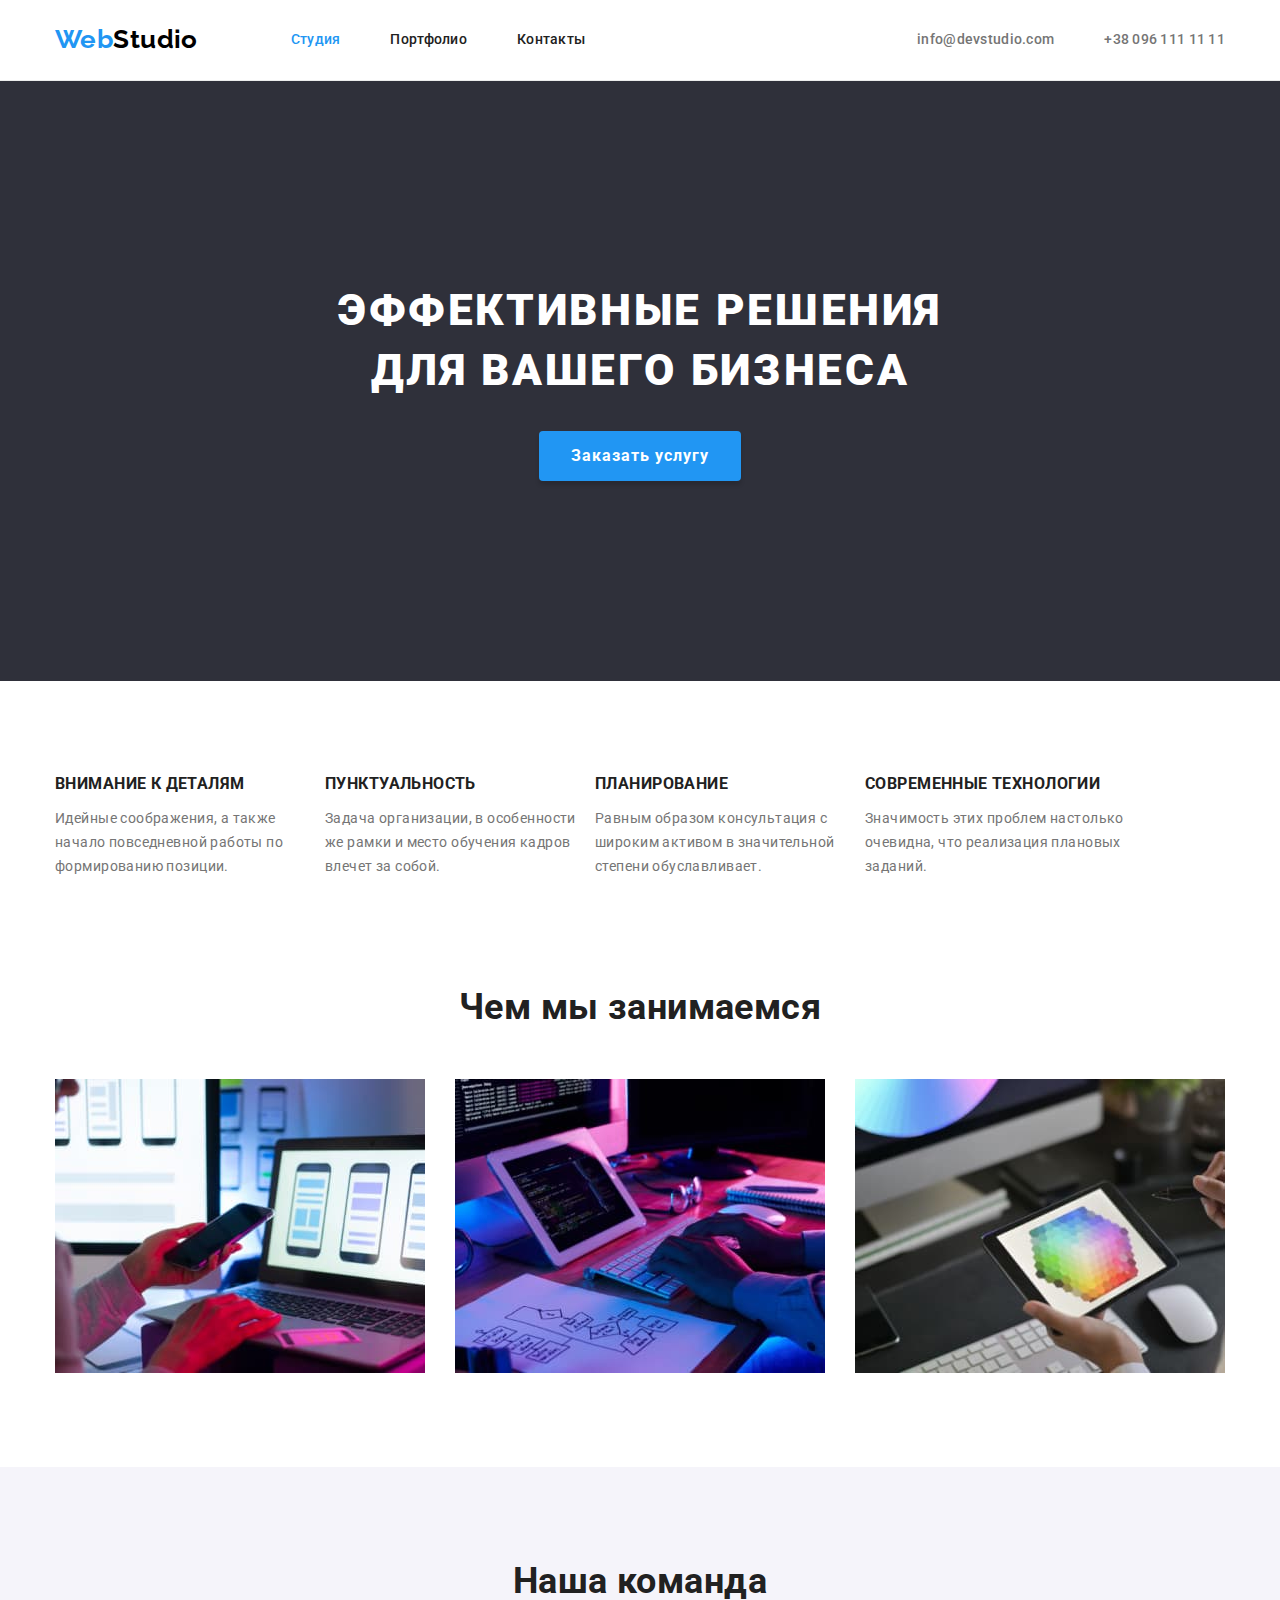
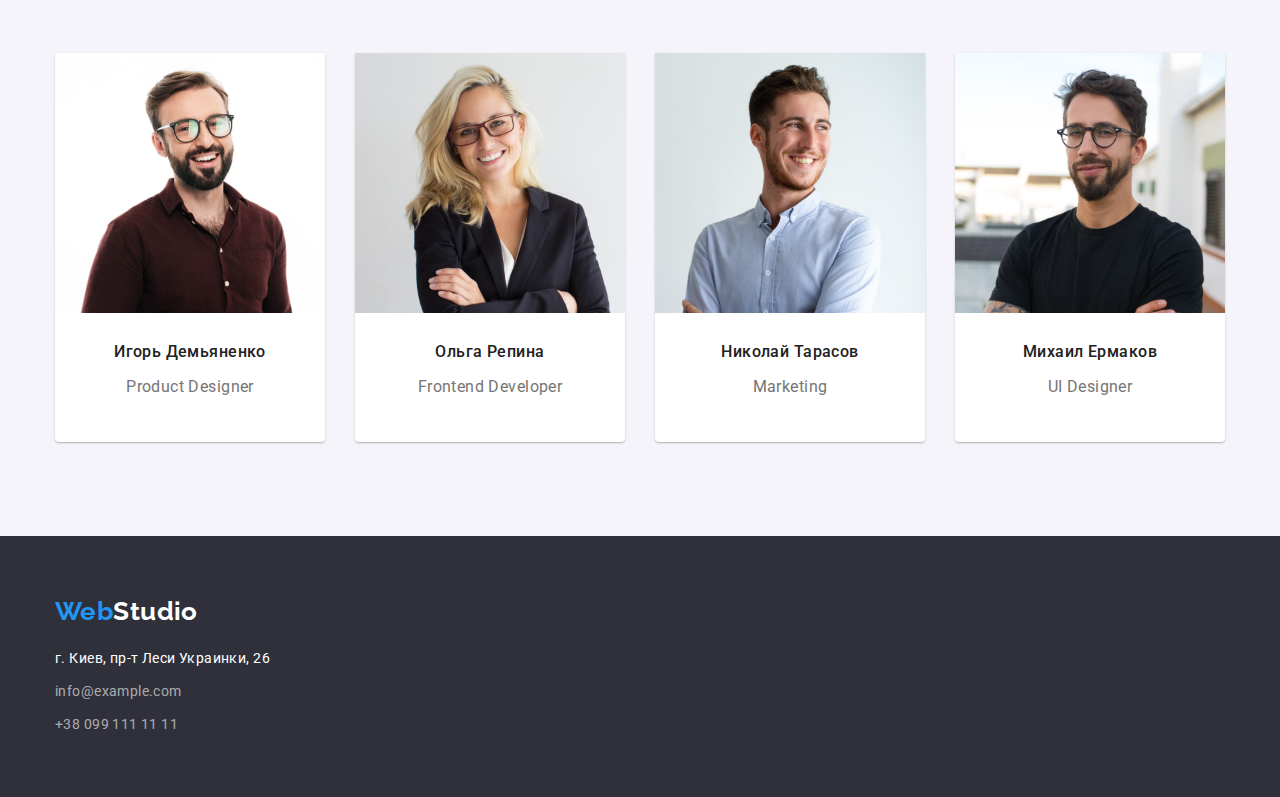
<file: index.html>
<!DOCTYPE html>
<html lang="ru">
  <head>
    <meta charset="UTF-8" />
    <meta http-equiv="X-UA-Compatible" content="IE=edge" />
    <meta name="viewport" content="width=device-width, initial-scale=1.0" />
    <title>goit-markup-hw-03</title>
    <link
      rel="stylesheet"
      href="https://fonts.googleapis.com/css2?family=Raleway:wght@700&family=Roboto:wght@400;500;700;900&display=swap"
    />
    <link
      rel="stylesheet"
      href="https://cdnjs.cloudflare.com/ajax/libs/modern-normalize/1.0.0/modern-normalize.min.css"
    />
    <link rel="stylesheet" href="./css/styles.css" />
  </head>
  <body>
    <header class="header-border">
      <div class="navigation-contacts container">
        <!-- Логотип-ссылка -->
        <a href="./index.html" class="link header-logo"><span>Web</span>Studio</a>
        <!-- Навигация -->
        <nav class="nav-pages">
          <ul class="list nav title">
            <li class="nav-page"><a href="./" class="link current">Студия</a></li>
            <li class="nav-page"><a href="./portfolio.html" class="link">Портфолио</a></li>
            <li class="nav-page"><a href="./" class="link">Контакты</a></li>
          </ul>
        </nav>
        <!-- Контакты -->
        <ul class="list">
          <li class="up-contact">
            <a href="mailto:info@devstudio.com" class="link header-link">info@devstudio.com</a>
          </li>
          <li class="up-contact"><a href="tel:+380961111111" class="link header-link">+38 096 111 11 11</a></li>
        </ul>
      </div>
    </header>
    <main>
      <!-- Эффективные решения для вашего бизнеса -->
      <section class="solutions">
        <div class="container">
          <h1 class="solutions-title">Эффективные решения для вашего бизнеса</h1>
          <button type="button" class="solutions-button">Заказать услугу</button>
        </div>
      </section>
      <!-- Особенности -->
      <section class="section">
        <div class="container">
          <h2 class="visually-hidden">Особенности</h2>
          <ul class="features-list list">
            <li class="feature-card">
              <h3 class="title feature-title">Внимание к деталям</h3>
              <p class="feature-text">
                Идейные соображения, а также начало повседневной работы по формированию позиции.
              </p>
            </li>
            <li class="feature-card">
              <h3 class="title feature-title">Пунктуальность</h3>
              <p class="feature-text">
                Задача организации, в особенности же рамки и место обучения кадров влечет за собой.
              </p>
            </li>
            <li class="feature-card">
              <h3 class="title feature-title">Планирование</h3>
              <p class="feature-text">
                Равным образом консультация с широким активом в значительной степени обуславливает.
              </p>
            </li>
            <li class="feature-card">
              <h3 class="title feature-title">Современные технологии</h3>
              <p class="feature-text">Значимость этих проблем настолько очевидна, что реализация плановых заданий.</p>
            </li>
          </ul>
        </div>
      </section>
      <!-- Чем мы занимаемся -->
      <section class="works-section section">
        <div class="container">
          <h2 class="title works-title">Чем мы занимаемся</h2>
          <ul class="works-list list">
            <li class="works-card">
              <img src="./images/pictures/programer.jpg" width="370" height="294" alt="Программист работает в офисе" />
            </li>
            <li class="works-card">
              <img
                src="./images/pictures/ui-designer.jpg"
                width="370"
                height="294"
                alt="Веб-дизайнер создает приложение для смартфона"
              />
            </li>
            <li class="works-card">
              <img
                src="./images/pictures/creative-artist.jpg"
                width="370"
                height="294"
                alt="Дизайнер выбирает цвета на графическом планшете"
              />
            </li>
          </ul>
        </div>
      </section>
      <section class="team-section section">
        <!-- Наша команда -->
        <div class="container">
          <h2 class="title team-title">Наша команда</h2>
          <ul class="team-list list">
            <li class="team-list-card">
              <img src="./images/our-team/IhorDemianenko.jpg" width="270" height="260" alt="Игорь Демьяненко" />
              <div class="card-text">
                <h3 class="title name">Игорь Демьяненко</h3>
                <p lang="en" class="profession">Product Designer</p>
              </div>
            </li>
            <li class="team-list-card">
              <img src="./images/our-team/OlhaRepina.jpg" width="270" height="260" alt="Ольга Репина" />
              <div class="card-text">
                <h3 class="title name">Ольга Репина</h3>
                <p lang="en" class="profession">Frontend Developer</p>
              </div>
            </li>
            <li class="team-list-card">
              <img src="./images/our-team/NikolayTarasov.jpg" width="270" height="260" alt="Николай Тарасов" />
              <div class="card-text">
                <h3 class="title name">Николай Тарасов</h3>
                <p lang="en" class="profession">Marketing</p>
              </div>
            </li>
            <li class="team-list-card">
              <img src="./images/our-team/MikhailErmakov.jpg" width="270" height="260" alt="Михаил Ермаков" />
              <div class="card-text">
                <h3 class="title name">Михаил Ермаков</h3>
                <p lang="en" class="profession">UI Designer</p>
              </div>
            </li>
          </ul>
        </div>
      </section>
    </main>
    <footer class="footer-section">
      <div class="container">
        <!-- Логотип-ссылка -->
        <a href="./index.html" class="link footer-logo logo-margin"><span>Web</span>Studio</a>
        <!-- Адрес-->
        <address class="address">
          <ul class="list">
            <li class="address-row">
              <a
                href="https://goo.gl/maps/rV815ZwH7v6qxF1P7"
                target="_blank"
                rel="noopener noreferrer"
                class="link footer-map-contact"
                >г. Киев, пр-т Леси Украинки, 26</a
              >
            </li>
            <li class="address-row">
              <a href="mailto:info@example.com" class="link footer-contacts">info@example.com</a>
            </li>
            <li class="address-row"><a href="tel:+380991111111" class="link footer-contacts">+38 099 111 11 11</a></li>
          </ul>
        </address>
      </div>
    </footer>
  </body>
</html>
</file>
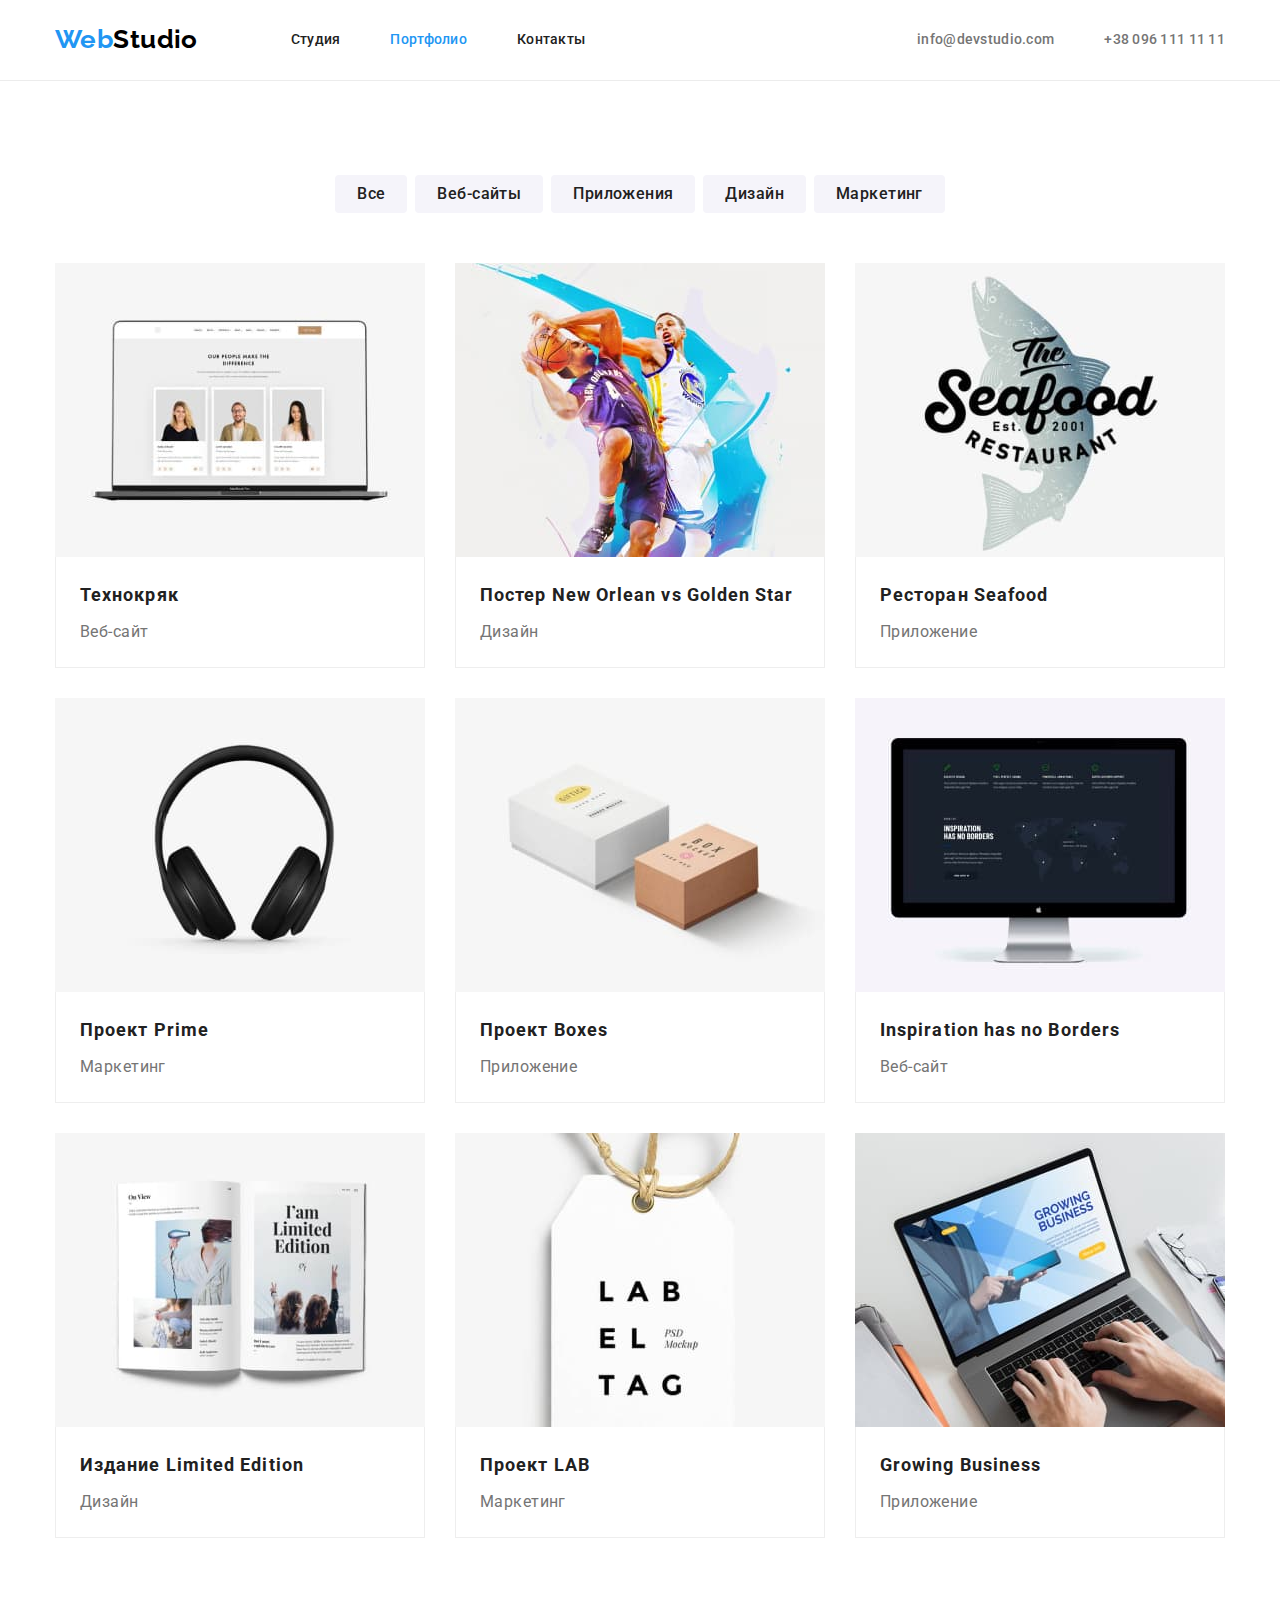
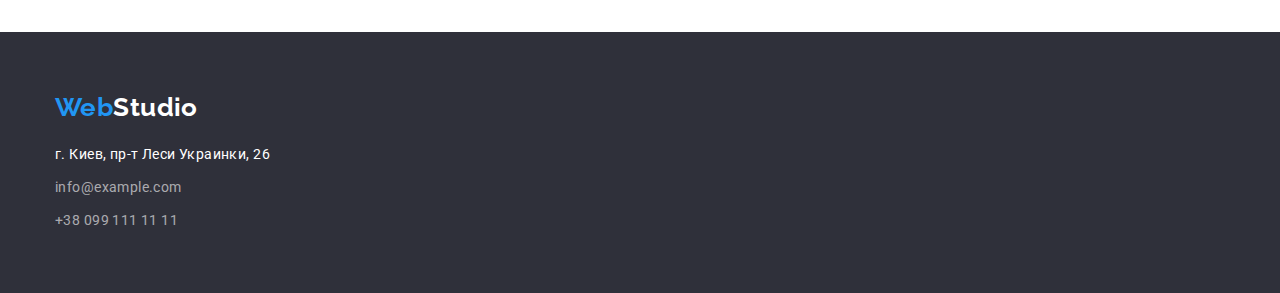
<file: portfolio.html>
<!DOCTYPE html>
<html lang="ru">
  <head>
    <meta charset="UTF-8" />
    <meta http-equiv="X-UA-Compatible" content="IE=edge" />
    <meta name="viewport" content="width=device-width, initial-scale=1.0" />
    <title>goit-markup-hw-03</title>
    <link
      rel="stylesheet"
      href="https://fonts.googleapis.com/css2?family=Raleway:wght@700&family=Roboto:wght@400;500;700;900&display=swap"
    />
    <link
      rel="stylesheet"
      href="https://cdnjs.cloudflare.com/ajax/libs/modern-normalize/1.0.0/modern-normalize.min.css"
    />
    <link rel="stylesheet" href="./css/styles.css" />
  </head>
  <body>
    <header class="header-border">
      <div class="navigation-contacts container">
        <!-- Логотип-ссылка -->
        <a href="./index.html" class="link header-logo"><span>Web</span>Studio</a>
        <!-- Навигация -->
        <nav class="nav-pages">
          <ul class="list nav title">
            <li class="nav-page"><a href="./" class="link">Студия</a></li>
            <li class="nav-page"><a href="./portfolio.html" class="link current">Портфолио</a></li>
            <li class="nav-page"><a href="./" class="link">Контакты</a></li>
          </ul>
        </nav>
        <!-- Контакты -->
        <ul class="list">
          <li class="up-contact">
            <a href="mailto:info@devstudio.com" class="link header-link">info@devstudio.com</a>
          </li>
          <li class="up-contact"><a href="tel:+380961111111" class="link header-link">+38 096 111 11 11</a></li>
        </ul>
      </div>
    </header>
    <main>
      <section class="section">
        <div class="container">
          <h1 class="visually-hidden">Портфолио</h1>
          <div class="filters-block">
            <ul class="filter-list list">
              <li class="filter-element"><button type="button" class="filter">Все</button></li>
              <li class="filter-element"><button type="button" class="filter">Веб-сайты</button></li>
              <li class="filter-element"><button type="button" class="filter">Приложения</button></li>
              <li class="filter-element"><button type="button" class="filter">Дизайн</button></li>
              <li class="filter-element"><button type="button" class="filter">Маркетинг</button></li>
            </ul>
          </div>
          <ul class="projects-list list">
            <li class="project-card">
              <img src="./images/projects/techno.jpg" width="370" height="294" alt="Екран ноутбука" />
              <div class="project-text">
                <h2 class="title project-title">Технокряк</h2>
                <p class="project">Веб-сайт</p>
              </div>
            </li>
            <li class="project-card">
              <img src="./images/projects/poster.jpg" width="370" height="294" alt="Баскетболисты" />
              <div class="project-text">
                <h2 class="title project-title">Постер New Orlean vs Golden Star</h2>
                <p class="project">Дизайн</p>
              </div>
            </li>
            <li class="project-card">
              <img src="./images/projects/seafood.jpg" width="370" height="294" alt="Реклама ресторана" />
              <div class="project-text">
                <h2 class="title project-title">Ресторан Seafood</h2>
                <p class="project">Приложение</p>
              </div>
            </li>
            <li class="project-card">
              <img src="./images/projects/prime.jpg" width="370" height="294" alt="Наушники" />
              <div class="project-text">
                <h2 class="title project-title">Проект Prime</h2>
                <p class="project">Маркетинг</p>
              </div>
            </li>
            <li class="project-card">
              <img src="./images/projects/boxes.jpg" width="370" height="294" alt="Картонные коробки" />
              <div class="project-text">
                <h2 class="title project-title">Проект Boxes</h2>
                <p class="project">Приложение</p>
              </div>
            </li>
            <li class="project-card">
              <img src="./images/projects/inspiration.jpg" width="370" height="294" alt="Монитор" />
              <div class="project-text">
                <h2 lang="en" class="title project-title">Inspiration has no Borders</h2>
                <p class="project">Веб-сайт</p>
              </div>
            </li>
            <li class="project-card">
              <img src="./images/projects/edition.jpg" width="370" height="294" alt="Журнал" />
              <div class="project-text">
                <h2 class="title project-title">Издание Limited Edition</h2>
                <p class="project">Дизайн</p>
              </div>
            </li>
            <li class="project-card">
              <img src="./images/projects/lab.jpg" width="370" height="294" alt="Этикетка" />
              <div class="project-text">
                <h2 class="title project-title">Проект LAB</h2>
                <p class="project">Маркетинг</p>
              </div>
            </li>
            <li class="project-card">
              <img src="./images/projects/business.jpg" width="370" height="294" alt="Работа за ноутбуком" />
              <div class="project-text">
                <h2 lang="en" class="title project-title">Growing Business</h2>
                <p class="project">Приложение</p>
              </div>
            </li>
          </ul>
        </div>
      </section>
    </main>
    <footer class="footer-section">
      <div class="container">
        <!-- Логотип-ссылка -->
        <a href="./index.html" class="link footer-logo logo-margin"><span>Web</span>Studio</a>
        <!-- Адрес-->
        <address class="address">
          <ul class="list">
            <li class="address-row">
              <a
                href="https://goo.gl/maps/rV815ZwH7v6qxF1P7"
                target="_blank"
                rel="noopener noreferrer"
                class="link footer-map-contact"
                >г. Киев, пр-т Леси Украинки, 26</a
              >
            </li>
            <li class="address-row">
              <a href="mailto:info@example.com" class="link footer-contacts">info@example.com</a>
            </li>
            <li class="address-row"><a href="tel:+380991111111" class="link footer-contacts">+38 099 111 11 11</a></li>
          </ul>
        </address>
      </div>
    </footer>
  </body>
</html>
</file>
<file: css/styles.css>
:root {
  --main-text-color: #757575;
  --title-color: #212121;
  --nav-header-color: #000;
  --accent-color: #2196f3;
  --alt-title-color: #fff;

  --dark-background: #2f303a;
  --light-background: #f5f4fa;
  --white-background: #fff;
  --header-border-color: #ececec;
  --projects-border-color: #eeeeee;

  --main-font: 'Roboto', sans-serif;
  --title-font: 'Roboto', sans-serif;
  --logo-font: 'Raleway', sans-serif;
}

body {
  font-family: var(--main-font);
  font-size: 14px;
  line-height: 1.14;
  letter-spacing: 0.03em;
  color: var(--main-text-color);
  background-color: var(--white-background);
}

/* title margin */
h1,
h2,
h3,
h4,
h5,
h6 {
  margin: 0;
}

/* container and section */
.container {
  width: 1200px;
  padding-left: 15px;
  padding-right: 15px;
  margin-left: auto;
  margin-right: auto;
}

.section {
  padding-top: 94px;
  padding-bottom: 94px;
}

/*images*/
img {
  display: block;
  max-width: 100%;
  height: auto;
}

/* page content */
.title {
  color: var(--title-color);
}
.link {
  color: inherit;
  text-decoration: none;
}

.header-link {
  display: inline-block;
  padding-top: 32px;
  padding-bottom: 32px;
  font-weight: 500;
  letter-spacing: 0.02em;
}

.link:hover,
.link:focus {
  color: var(--accent-color);
}

/* logo */
.header-logo {
  margin-right: 93px;
  padding-top: 24px;
  padding-bottom: 25px;
  font-family: var(--logo-font);
  font-weight: 700;
  font-size: 26px;
  line-height: 1.19;
  color: var(--nav-header-color);
}

span {
  color: var(--accent-color);
}

.header-border {
  border-bottom: 1px solid var(--header-border-color);
}

/* list style */
.list {
  padding: 0;
  margin: 0;
  list-style: none;
}

/* navigation */
.navigation-contacts {
  display: flex;
  align-items: center;
}

.navigation-contacts .list {
  display: flex;
}

.nav {
  margin-right: auto;
  font-weight: 500;
  letter-spacing: 0.02em;
}
/* current page */
.nav .link.current {
  color: var(--accent-color);
}

.nav-pages {
  margin-right: auto;
}

.nav-page:not(:last-child),
.up-contact:not(:last-child) {
  margin-right: 50px;
}

.nav-page .link {
  display: inline-block;
  padding-top: 32px;
  padding-bottom: 32px;
}

/* hiden titles */
.visually-hidden {
  position: absolute !important;
  clip: rect(1px, 1px, 1px, 1px);
  padding: 0 !important;
  border: 0 !important;
  height: 1px !important;
  width: 1px !important;
  overflow: hidden;
}

/* Studio */
/* Solutions */

.solutions {
  padding-top: 200px;
  padding-bottom: 200px;
  text-align: center;
  background-color: var(--dark-background);
  color: var(--alt-title-color);
}

.solutions-title {
  margin-left: auto;
  margin-right: auto;
  margin-bottom: 30px;
  max-width: 696px;
  font-weight: 900;
  font-size: 44px;
  text-transform: uppercase;
  line-height: 1.36;
  letter-spacing: 0.06em;
}

.solutions-button {
  min-width: 200px;
  padding: 10px 32px;
  font-weight: 700;
  font-size: 16px;
  line-height: 1.88;
  letter-spacing: 0.06em;
  cursor: pointer;
  box-shadow: 0px 4px 4px rgba(0, 0, 0, 0.15);
  border-radius: 4px;
  border: 0;
  background-color: var(--accent-color);
  color: inherit;
}

/* features */
.features-list {
  display: flex;
  margin-right: -30px;
}

.feature-card {
  flex-basis: calc((100% - 4 * 30px) / 4);
}
.feature-title {
  min-width: 270px;
  margin-bottom: 10px;
  font-weight: 700;
  text-transform: uppercase;
}
.feature-text {
  min-width: 270px;
  line-height: 1.71;
}

/*Work and team titles*/
.works-title,
.team-title {
  margin-bottom: 50px;
  font-weight: 700;
  font-size: 36px;
  line-height: 1.16;
  text-align: center;
}

/*work*/
.works-section {
  padding-top: 0;
}

.works-list {
  display: flex;
  margin-right: -30px;
}

.works-card {
  flex-basis: calc((100% - 3 * 30px) / 3);
  margin-right: 30px;
}

/*team*/
.team-section {
  background-color: var(--light-background);
}

.team-list {
  display: flex;
  flex-wrap: wrap;
  margin-left: -30px;
  margin-top: -30px;
}

.team-list-card {
  flex-basis: calc((100% - 4 * 30px) / 4);
  margin-left: 30px;
  margin-top: 30px;
  background-color: var(--white-background);
  box-shadow: 0px 1px 3px rgba(0, 0, 0, 0.12), 0px 1px 1px rgba(0, 0, 0, 0.14), 0px 2px 1px rgba(0, 0, 0, 0.02);
  border-bottom-left-radius: 4px;
  border-bottom-right-radius: 4px;
}

.card-text {
  padding: 30px;
  text-align: center;
}

.name {
  margin-bottom: 10px;
  font-weight: 500;
  font-size: 16px;
  line-height: 1.18;
}

.profession {
  font-size: 16px;
  line-height: 1.18;
}

/* Portfolio*/
/* Filters */
.filter-list {
  display: flex;
  justify-content: center;
  padding-bottom: 50px;
}

.filter-element:not(:last-child) {
  margin-right: 8px;
}

.filter {
  font-weight: 500;
  font-size: 16px;
  line-height: 1.63;
  letter-spacing: inherit;
  text-align: center;
  cursor: pointer;
  background-color: var(--light-background);
  color: var(--title-color);
  border: 0;
  border-radius: 4px;
  padding: 6px 22px;
}

.filter:hover,
.filter:focus {
  background-color: var(--accent-color);
  color: var(--alt-title-color);
  cursor: pointer;
  box-shadow: 0px 3px 1px rgba(0, 0, 0, 0.1), 0px 1px 2px rgba(0, 0, 0, 0.08), 0px 2px 2px rgba(0, 0, 0, 0.12);
}

/* projects */
.projects-list {
  display: flex;
  flex-wrap: wrap;
  margin-top: -30px;
  margin-left: -30px;
}

.project-card {
  flex-basis: calc((100% - 3 * 30px) / 3);
  margin-left: 30px;
  margin-top: 30px;
  background: var(--white-background);
}

.project-text {
  padding: 20px 24px;
  border-left: 1px solid var(--projects-border-color);
  border-right: 1px solid var(--projects-border-color);
  border-bottom: 1px solid var(--projects-border-color);
}

.project-title {
  margin-bottom: 4px;
  font-weight: 700;
  font-size: 18px;
  line-height: 2;
  letter-spacing: 0.06em;
}

.project {
  font-size: 16px;
  line-height: 1.88;
  margin: 0;
}

/* footer */
.footer-section {
  background-color: var(--dark-background);
  padding-top: 60px;
  padding-bottom: 60px;
}

.footer-logo {
  font-family: var(--logo-font);
  font-weight: 700;
  font-size: 26px;
  line-height: 1.19;
  color: var(--alt-title-color);
}

.logo-margin {
  display: inline-block;
  margin-right: 0;
  margin-bottom: 20px;
  color: var(--alt-title-color);
}
.address {
  font-style: inherit;
  line-height: 1.71;
  color: var(--alt-title-color);
}

.address-row:not(:last-child) {
  margin-bottom: 9px;
}

.footer-map-contact {
  color: inherit;
  text-decoration: none;
}
.footer-contacts {
  color: rgb(255, 255, 255, 0.6);
  text-decoration: none;
}
</file>
